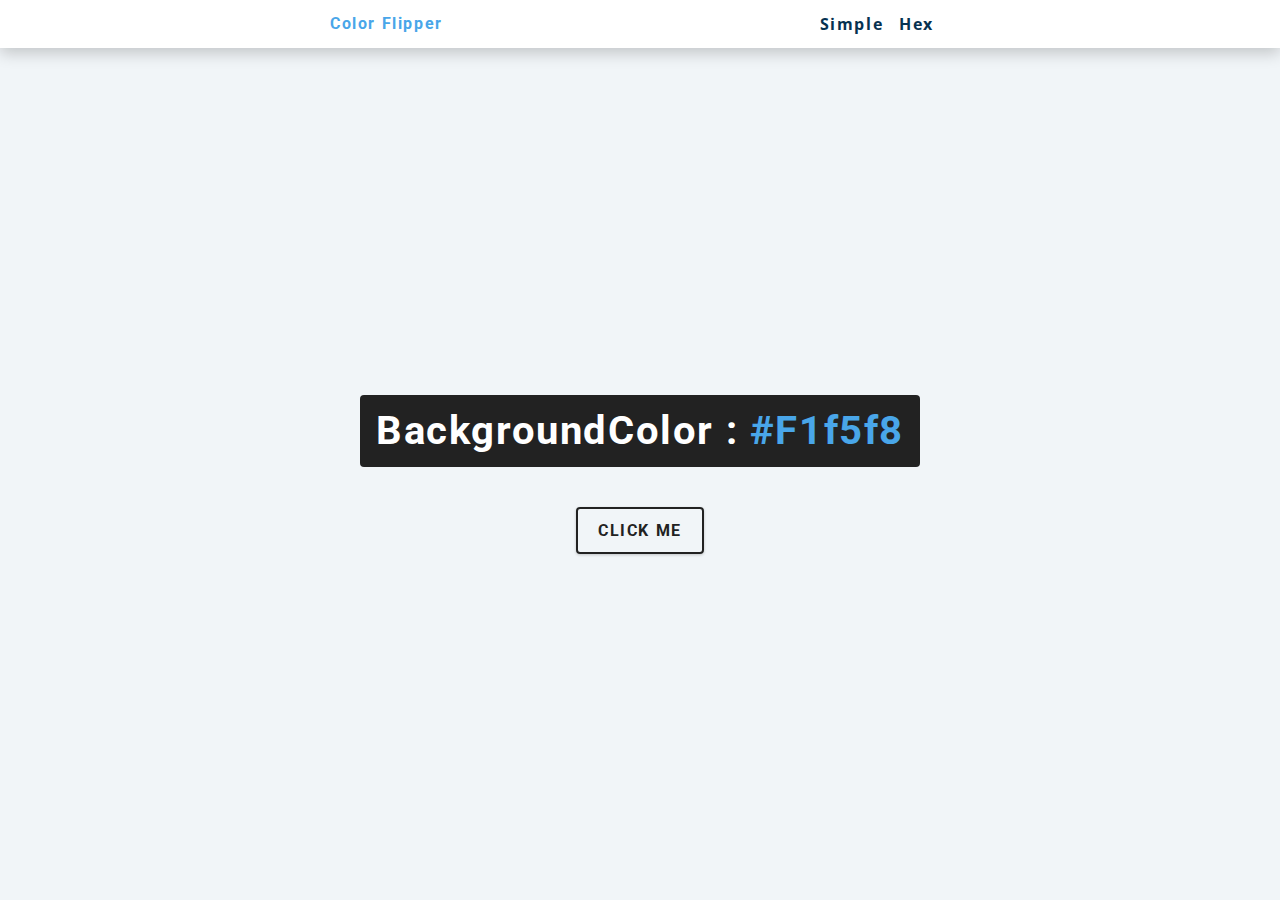
<file: ColorFlipper/index.html>
<!DOCTYPE html>
<html lang="en">
<head>
    <meta charset="UTF-8">
    <meta http-equiv="X-UA-Compatible" content="IE=edge">
    <meta name="viewport" content="width=device-width, initial-scale=1.0">
    <title>Color Flipper</title>
    <!------Styles-->
    <link rel="stylesheet" href="./stylesheet.css">
</head>
<body>
  <nav>
    <div class="nav-center">
        <h4>Color Flipper</h4>
        <ul class="nav-links">
            <li>
                <a href="index.html">simple</a>
            </li>
            <li>
                <a href="hex.html">hex</a>
            </li>
        </ul>
    </div>
  </nav>
  <main>
    <div class="container">
        <h2>BackgroundColor :
            <span class="color">
            #f1f5f8
            </span> 
        </h2>
        <button class="btn btn-hero" id="btn">Click Me</button>
    </div>
  </main>

  <script src="./index.js"></script>
</body>
</html>
</file>
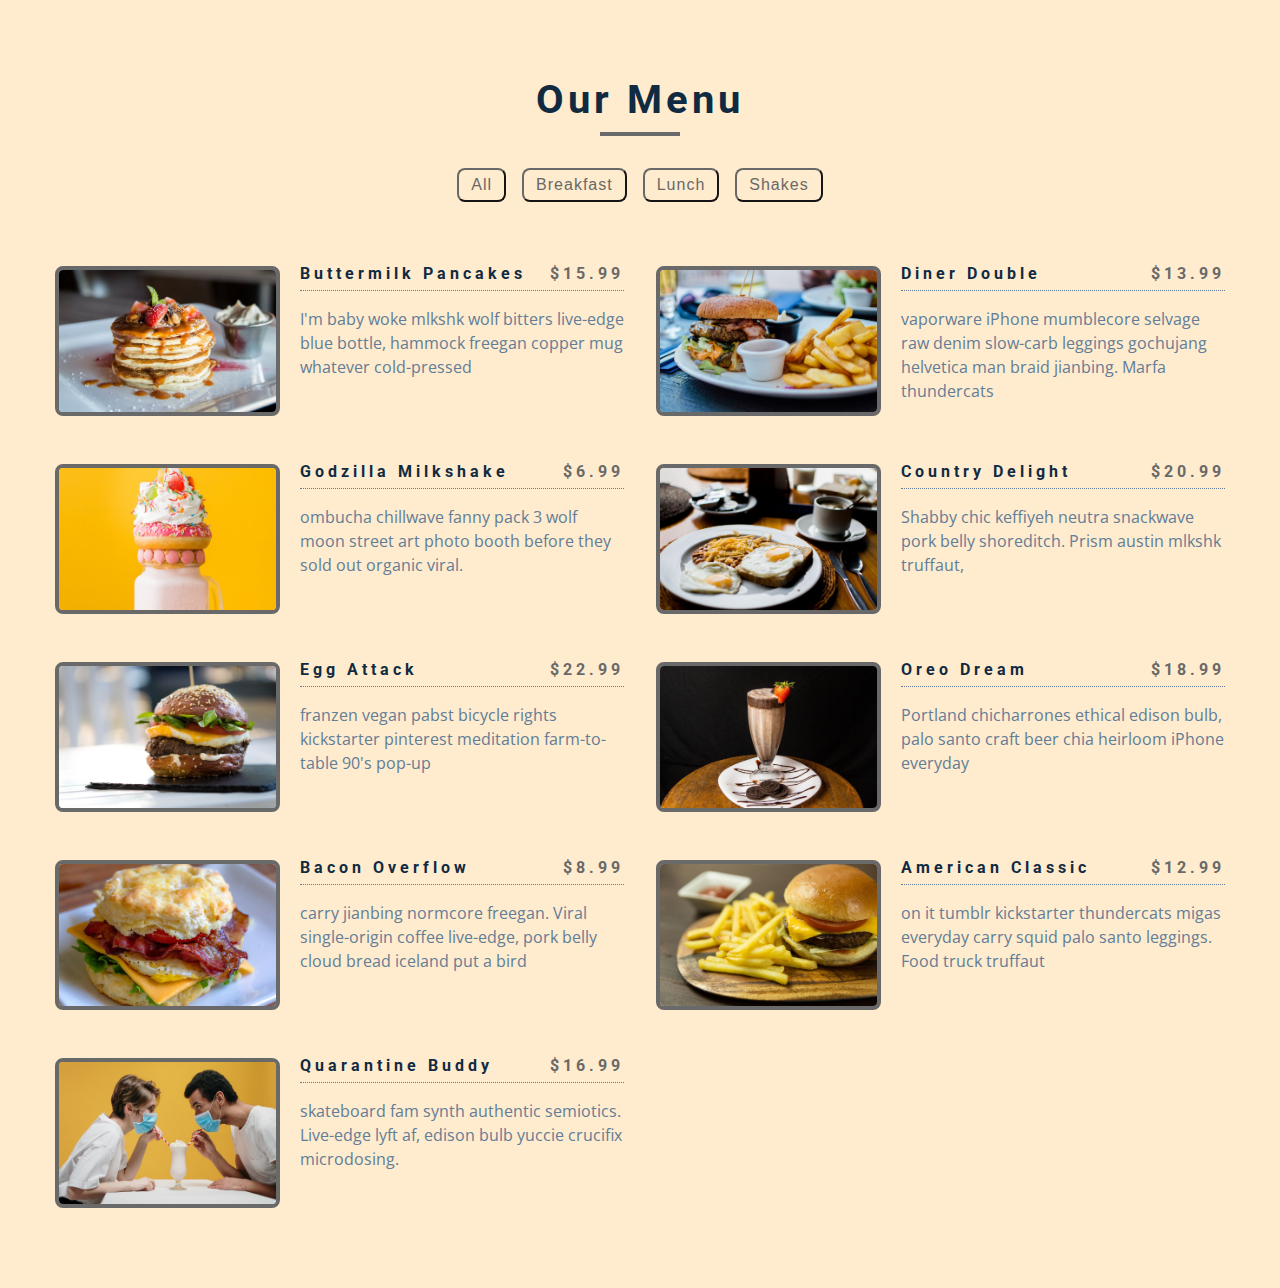
<file: Menu/index.html>
<!DOCTYPE html>
<html lang="en">
<head>
    <meta charset="UTF-8">
    <meta http-equiv="X-UA-Compatible" content="IE=edge">
    <meta name="viewport" content="width=device-width, initial-scale=1.0">
    <title>Menu</title>
    <link rel="stylesheet" href="./stylesheet.css">
</head>
<body>
     
    <section class="menu">
        <div class="title">
            <h2>Our Menu</h2>
            <div class="underline"></div>
        </div>
        <!-----Filter button-->
        <div class="btn-container">
            <!-- <button class="filter-btn" type="button" data-id="all">All</button>
            <button class="filter-btn" type="button"  data-id="breakfast">Breakfast</button>
            <button class="filter-btn" type="button"  data-id="lunch">Lunch</button>
            <button class="filter-btn" type="button"  data-id="shakes">Shakes</button> -->
        </div>
        <!--Menu Items-->
        <div class="section-center">
            <!-----Sinle item-->
        <!-- <article class="menu-item">
            <img src="" alt="menu item" class="photo">
            <div class="item-info">
                <header>
                    <h4>Butter Milk</h4>
                    <h4 class="price">$15</h4>
                </header>
                <p class="item-text">Lorem ipsum dolor sit, amet consectetur adipisicing elit. Obcaecati cumque voluptatibus rem odio! Aliquid nulla explicabo alias dolorum, dolore tempore.</p>
            </div>
        </article> -->
        </div>
    </section>

    <script src="./app.js"></script>
</body>
</html>
</file>
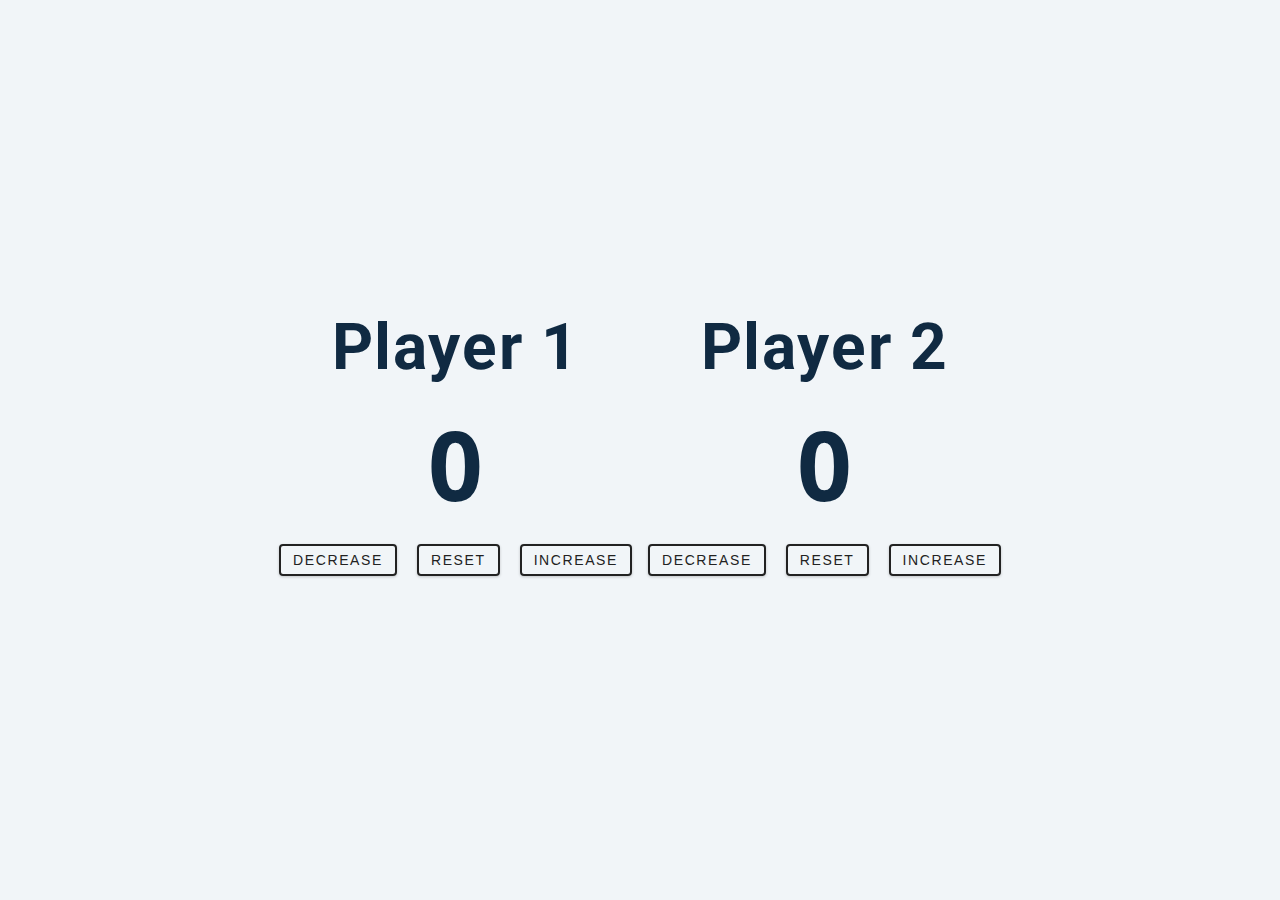
<file: PlayerCounter/index.html>
<!DOCTYPE html>
<html lang="en">
<head>
    <meta charset="UTF-8">
    <meta http-equiv="X-UA-Compatible" content="IE=edge">
    <meta name="viewport" content="width=device-width, initial-scale=1.0">
    <title>Counter</title>
    <link rel="stylesheet" href="./stylesheet.css">
</head>
<body>
    
    <main>
        <div class="main-container">
        <div class="container">
            <h1>
                Player 1
            </h1>
            <span id="value">0</span>
            <div class="button-container">
                <button class="btn decrease">Decrease</button>
                <button class="btn reset">Reset</button>
                <button class="btn increase">Increase</button>
            </div>
        </div>
        <div class="main-container">
            <div class="container">
                <h1>
                    Player 2
                </h1>
                <span id="value2">0</span>
                <div class="button-container">
                    <button class="btn2 decrease2">Decrease</button>
                    <button class="btn2 reset2">Reset</button>
                    <button class="btn2 increase2">Increase</button>
                </div>
            </div>
    </main>
    <script src="./index.js"></script>
</body>
</html>
</file>
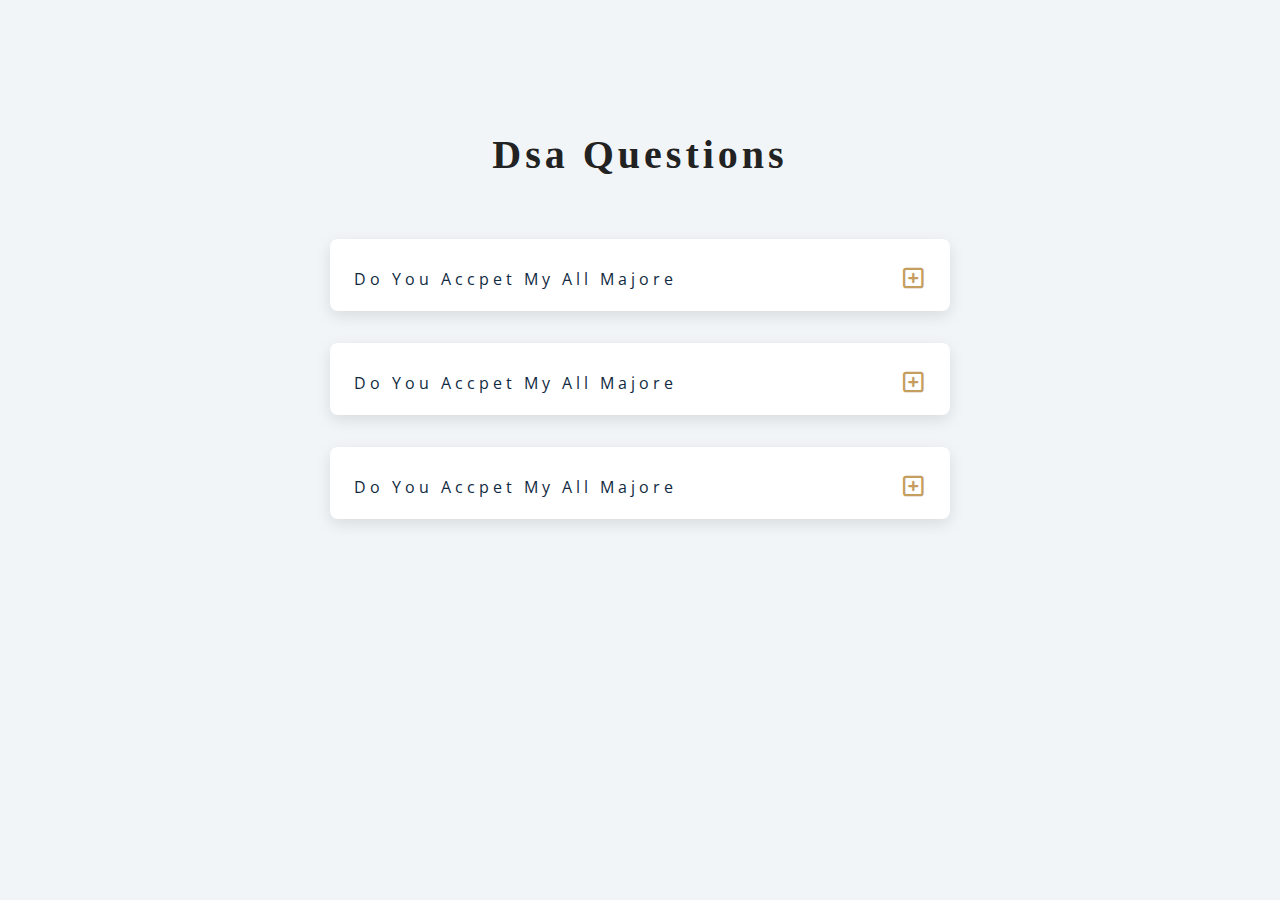
<file: Questions/index.html>
<!DOCTYPE html>
<html lang="en">
<head>
    <meta charset="UTF-8">
    <meta http-equiv="X-UA-Compatible" content="IE=edge">
    <meta name="viewport" content="width=device-width, initial-scale=1.0">
    <title>Questions</title>
    <link rel="stylesheet" href="./stylesheet.css">
</head>
<body>
    <section class="questions">
        <div class="title">
            <h2>Dsa Questions</h2>
        </div>

        <div class="section-center">
            <!-----Simple Question-->
            <article class="question">
                <div class="question-title">
                <p>Do You Accpet my all majore </p>
                 <button class="question-btn">
                    <span class="plus-icon">
                        <i class="far fa-plus-square"></i>
                    </span>
                    <span class="minus-icon">
                        <i class="far fa-minus-square"></i>
                    </span>
                 </button>
                </div>
                <!------quesion text-->
                <div class="question-text">
                    <p>Lorem ipsum dolor sit, amet consectetur adipisicing elit. Ipsa a, et laboriosam voluptatem porro deserunt nesciunt impedit minus inventore quos veritatis, cum ab.</p>
                </div>
            </article>
                        <!-----end Question-->
                          <!-----Simple Question-->
            <article class="question">
                <div class="question-title">
                <p>Do You Accpet my all majore </p>
                 <button class="question-btn">
                    <span class="plus-icon">
                        <i class="far fa-plus-square"></i>
                    </span>
                    <span class="minus-icon">
                        <i class="far fa-minus-square"></i>
                    </span>
                 </button>
                </div>
                <!------quesion text-->
                <div class="question-text">
                    <p>Lorem ipsum dolor sit, amet consectetur adipisicing elit. Ipsa a, et laboriosam voluptatem porro deserunt nesciunt impedit minus inventore quos veritatis, cum ab.</p>
                </div>
            </article>
              <!-----Simple Question-->
              <article class="question">
                <div class="question-title">
                <p>Do You Accpet my all majore </p>
                 <button class="question-btn">
                    <span class="plus-icon">
                        <i class="far fa-plus-square"></i>
                    </span>
                    <span class="minus-icon">
                        <i class="far fa-minus-square"></i>
                    </span>
                 </button>
                </div>
                <!------quesion text-->
                <div class="question-text">
                    <p>Lorem ipsum dolor sit, amet consectetur adipisicing elit. Ipsa a, et laboriosam voluptatem porro deserunt nesciunt impedit minus inventore quos veritatis, cum ab.</p>
                </div>
            </article>
        </div>
    </section>
    <script src="./app.js"></script>
</body>
</html>
</file>
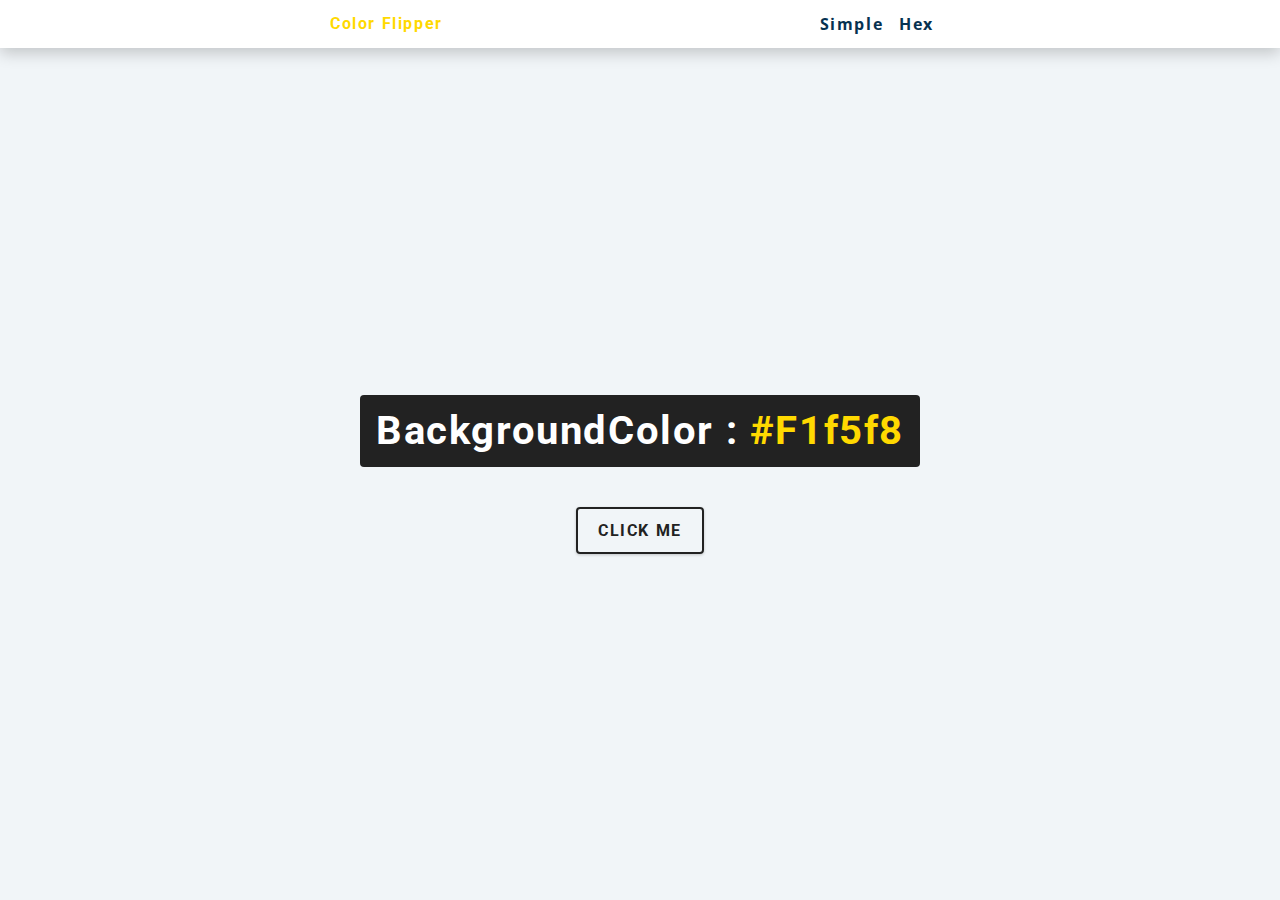
<file: ColorFlipper/hex.html>
<!DOCTYPE html>
<html lang="en">
<head>
    <meta charset="UTF-8">
    <meta http-equiv="X-UA-Compatible" content="IE=edge">
    <meta name="viewport" content="width=device-width, initial-scale=1.0">
    <title>Color Flipper</title>
    <!------Styles-->
    <link rel="stylesheet" href="./stylesheetHex.css">
</head>
<body>
  <nav>
    <div class="nav-center">
        <h4>Color Flipper</h4>
        <ul class="nav-links">
            <li>
                <a href="index.html">simple</a>
            </li>
            <li>
                <a href="hex.html">hex</a>
            </li>
        </ul>
    </div>
  </nav>
  <main>
    <div class="container">
        <h2>BackgroundColor :
            <span class="color">
            #f1f5f8
            </span> 
        </h2>
        <button class="btn btn-hero" id="btn">Click Me</button>
    </div>
  </main>

  <script src="./hex.js"></script>
</body>
</html>
</file>
<file: ColorFlipper/stylesheet.css>
@import url("https://fonts.googleapis.com/css?family=Open+Sans|Roboto:400,700&display=swap");

/*
=============== 
Variables
===============
*/

:root {
  /* dark shades of primary color*/
  --clr-primary-1: hsl(205, 86%, 17%);
  --clr-primary-2: hsl(205, 77%, 27%);
  --clr-primary-3: hsl(205, 72%, 37%);
  --clr-primary-4: hsl(205, 63%, 48%);
  /* primary/main color */
  --clr-primary-5: hsl(205, 78%, 60%);
  /* lighter shades of primary color */
  --clr-primary-6: hsl(66, 100%, 45%);
  --clr-primary-7: hsl(61, 95%, 50%);
  --clr-primary-8: hsl(27, 99%, 50%);
  --clr-primary-9: hsl(205, 90%, 88%);
  --clr-primary-10: hsl(205, 100%, 96%);
  /* darkest grey - used for headings */
  --clr-grey-1: hsl(209, 61%, 16%);
  --clr-grey-2: hsl(211, 39%, 23%);
  --clr-grey-3: hsl(209, 34%, 30%);
  --clr-grey-4: hsl(209, 28%, 39%);
  /* grey used for paragraphs */
  --clr-grey-5: hsl(210, 22%, 49%);
  --clr-grey-6: hsl(209, 23%, 60%);
  --clr-grey-7: hsl(211, 27%, 70%);
  --clr-grey-8: hsl(210, 31%, 80%);
  --clr-grey-9: hsl(212, 33%, 89%);
  --clr-grey-10: hsl(210, 36%, 96%);
  --clr-white: #fff;
  --clr-red-dark: hsl(360, 67%, 44%);
  --clr-red-light: hsl(360, 71%, 66%);
  --clr-green-dark: hsl(125, 67%, 44%);
  --clr-green-light: hsl(125, 71%, 66%);
  --clr-black: #222;
  --ff-primary: "Roboto", sans-serif;
  --ff-secondary: "Open Sans", sans-serif;
  --transition: all 0.3s linear;
  --spacing: 0.1rem;
  --radius: 0.25rem;
  --light-shadow: 0 5px 15px rgba(0, 0, 0, 0.1);
  --dark-shadow: 0 5px 15px rgba(0, 0, 0, 0.2);
  --max-width: 1170px;
  --fixed-width: 620px;
}
/*
=============== 
Global Styles
===============
*/

*,
::after,
::before {
  margin: 0;
  padding: 0;
  box-sizing: border-box;
}
body {
  font-family: var(--ff-secondary);
  background: var(--clr-grey-10);
  color: var(--clr-grey-1);
  line-height: 1.5;
  font-size: 0.875rem;
}
ul {
  list-style-type: none;
}
a {
  text-decoration: none;
}
h1,
h2,
h3,
h4 {
  letter-spacing: var(--spacing);
  text-transform: capitalize;
  line-height: 1.25;
  margin-bottom: 0.75rem;
  font-family: var(--ff-primary);
}
h1 {
  font-size: 3rem;
}
h2 {
  font-size: 2rem;
}
h3 {
  font-size: 1.25rem;
}
h4 {
  font-size: 0.875rem;
}
p {
  margin-bottom: 1.25rem;
  color: var(--clr-grey-5);
}
@media screen and (min-width: 800px) {
  h1 {
    font-size: 4rem;
  }
  h2 {
    font-size: 2.5rem;
  }
  h3 {
    font-size: 1.75rem;
  }
  h4 {
    font-size: 1rem;
  }
  body {
    font-size: 1rem;
  }
  h1,
  h2,
  h3,
  h4 {
    line-height: 1;
  }
}
/*  global classes */

/* section */
.section {
  padding: 5rem 0;
}

.section-center {
  width: 90vw;
  margin: 0 auto;
  max-width: 1170px;
}
@media screen and (min-width: 992px) {
  .section-center {
    width: 95vw;
  }
}
main {
  min-height: 100vh;
  display: grid;
  place-items: center;
}

/*
=============== 
Nav
===============
*/
nav {
  background: var(--clr-white);
  height: 3rem;
  display: grid;
  align-items: center;
  box-shadow: var(--dark-shadow);
}
.nav-center {
  width: 90vw;
  max-width: var(--fixed-width);
  margin: 0 auto;
  display: flex;
  align-items: center;
  justify-content: space-between;
}
.nav-center h4 {
  margin-bottom: 0;
  color: var(--clr-primary-5);
}
.nav-links {
  display: flex;
}
nav a {
  text-transform: capitalize;
  font-weight: 700;
  font-size: 1rem;
  color: var(--clr-primary-1);
  letter-spacing: var(--spacing);
  margin-right: 1rem;
}
nav a:hover {
  color: var(--clr-primary-5);
}
/*
=============== 
Container
===============
*/
main {
  min-height: calc(100vh - 3rem);
  display: grid;
  place-items: center;
}
.container {
  text-align: center;
}
.container h2 {
  background: var(--clr-black);
  color: var(--clr-white);
  padding: 1rem;
  border-radius: var(--radius);
  margin-bottom: 2.5rem;
}
.color {
  color: var(--clr-primary-5);
}
.btn-hero {
  font-family: var(--ff-primary);
  text-transform: uppercase;
  background: transparent;
  color: var(--clr-black);
  letter-spacing: var(--spacing);
  display: inline-block;
  font-weight: 700;
  transition: var(--transition);
  border: 2px solid var(--clr-black);
  cursor: pointer;
  box-shadow: 0 1px 3px rgba(0, 0, 0, 0.2);
  border-radius: var(--radius);
  font-size: 1rem;
  padding: 0.75rem 1.25rem;
}
.btn-hero:hover {
  color: var(--clr-white);
  background: var(--clr-black);

}
</file>
<file: Menu/stylesheet.css>
/*
=============== 
Fonts
===============
*/
@import url("https://fonts.googleapis.com/css?family=Open+Sans|Roboto:400,700&display=swap");

/*
=============== 
Variables
===============
*/

:root {
  /* dark shades of primary color*/
  --clr-primary-1: hsl(205, 86%, 17%);
  --clr-primary-2: hsl(205, 77%, 27%);
  --clr-primary-3: hsl(205, 72%, 37%);
  --clr-primary-4: hsl(205, 63%, 48%);
  /* primary/main color */
  --clr-primary-5: #49a6e9;
  /* lighter shades of primary color */
  --clr-primary-6: hsl(205, 89%, 70%);
  --clr-primary-7: hsl(205, 90%, 76%);
  --clr-primary-8: hsl(205, 86%, 81%);
  --clr-primary-9: hsl(205, 90%, 88%);
  --clr-primary-10: hsl(205, 100%, 96%);
  /* darkest grey - used for headings */
  --clr-grey-1: hsl(209, 61%, 16%);
  --clr-grey-2: hsl(211, 39%, 23%);
  --clr-grey-3: hsl(209, 34%, 30%);
  --clr-grey-4: hsl(209, 28%, 39%);
  /* grey used for paragraphs */
  --clr-grey-5: hsl(210, 22%, 49%);
  --clr-grey-6: hsl(209, 23%, 60%);
  --clr-grey-7: hsl(211, 27%, 70%);
  --clr-grey-8: hsl(210, 31%, 80%);
  --clr-grey-9: hsl(212, 33%, 89%);
  --clr-grey-10: hsl(210, 36%, 96%);
  --clr-white: #fff;
  --clr-red-dark: hsl(360, 67%, 44%);
  --clr-red-light: hsl(360, 71%, 66%);
  --clr-green-dark: hsl(125, 67%, 44%);
  --clr-green-light: hsl(125, 71%, 66%);
  --clr-gold: #696969;
  --clr-black: #222;
  --ff-primary: "Roboto", sans-serif;
  --ff-secondary: "Open Sans", sans-serif;
  --transition: all 0.3s linear;
  --spacing: 0.25rem;
  --radius: 0.5rem;
  --light-shadow: 0 5px 15px rgba(0, 0, 0, 0.1);
  --dark-shadow: 0 5px 15px rgba(0, 0, 0, 0.2);
  --max-width: 1170px;
  --fixed-width: 620px;
}
/*
=============== 
Global Styles
===============
*/

*,
::after,
::before {
  margin: 0;
  padding: 0;
  box-sizing: border-box;
}
body {
  font-family: var(--ff-secondary);
  background: blanchedalmond;
  color: var(--clr-grey-1);
  line-height: 1.5;
  font-size: 0.875rem;
}
ul {
  list-style-type: none;
}
a {
  text-decoration: none;
}
img:not(.logo) {
  width: 100%;
}
img {
  display: block;
}

h1,
h2,
h3,
h4 {
  letter-spacing: var(--spacing);
  text-transform: capitalize;
  line-height: 1.25;
  margin-bottom: 0.75rem;
  font-family: var(--ff-primary);
}
h1 {
  font-size: 3rem;
}
h2 {
  font-size: 2rem;
}
h3 {
  font-size: 1.25rem;
}
h4 {
  font-size: 0.875rem;
}
p {
  margin-bottom: 1.25rem;
  color: var(--clr-grey-5);
}
@media screen and (min-width: 800px) {
  h1 {
    font-size: 4rem;
  }
  h2 {
    font-size: 2.5rem;
  }
  h3 {
    font-size: 1.75rem;
  }
  h4 {
    font-size: 1rem;
  }
  body {
    font-size: 1rem;
  }
  h1,
  h2,
  h3,
  h4 {
    line-height: 1;
  }
}
/*  global classes */

.btn {
  text-transform: uppercase;
  background: transparent;
  color: var(--clr-black);
  padding: 0.375rem 0.75rem;
  letter-spacing: var(--spacing);
  display: inline-block;
  transition: var(--transition);
  font-size: 0.875rem;
  border: 2px solid var(--clr-black);
  cursor: pointer;
  box-shadow: 0 1px 3px rgba(0, 0, 0, 0.2);
  border-radius: var(--radius);
}
.btn:hover {
  color: var(--clr-white);
  background: var(--clr-black);
}
/* section */
.section {
  padding: 5rem 0;
}

main {
  min-height: 100vh;
  display: grid;
  place-items: center;
}
/*
=============== 
Menu
===============
*/

.menu {
  
  padding: 5rem 0;
}
.title {
  text-align: center;
  margin-bottom: 2rem;
}
.underline {
  width: 5rem;
  height: 0.25rem;
  background: var(--clr-gold);
  margin-left: auto;
  margin-right: auto;
}
.btn-container {
  margin-bottom: 4rem;
  display: flex;
  justify-content: center;
}
.filter-btn {
  background: transparent;
  border-color: var(--clr-gold);
  font-size: 1rem;
  text-transform: capitalize;
  margin: 0 0.5rem;
  letter-spacing: 1px;
  border-radius: var(--radius);
  padding: 0.375rem 0.75rem;
  color: var(--clr-gold);
  cursor: pointer;
  transition: var(--transition);
}
.filter-btn:hover {
  background: var(--clr-gold);
  color: var(--clr-white);
}
.section-center {
  width: 90vw;
  margin: 0 auto;
  max-width: 1170px;
  display: grid;
  gap: 3rem 2rem;
  justify-items: center;
}
.menu-item {
  display: grid;
  gap: 1rem 2rem;
  max-width: 25rem;
}
.photo {
  object-fit: cover;
  height: 200px;
  border: 0.25rem solid var(--clr-gold);
  border-radius: var(--radius);
}
.item-info header {
  display: flex;
  justify-content: space-between;
  border-bottom: 0.5px dotted var(--clr-grey-5);
}
.item-info h4 {
  margin-bottom: 0.5rem;
}
.price {
  color: var(--clr-gold);
}
.item-text {
  margin-bottom: 0;
  padding-top: 1rem;
}

@media screen and (min-width: 768px) {
  .menu-item {
    grid-template-columns: 225px 1fr;
    gap: 0 1.25rem;
    max-width: 40rem;
  }
  .photo {
    height: 175px;
  }
}
@media screen and (min-width: 1200px) {
  .section-center {
    width: 95vw;
    grid-template-columns: 1fr 1fr;
  }
  .photo {
    height: 150px;
  }
}
</file>
<file: PlayerCounter/stylesheet.css>
/*
=============== 
Fonts
===============
*/
@import url("https://fonts.googleapis.com/css?family=Open+Sans|Roboto:400,700&display=swap");

/*
=============== 
Variables
===============
*/

:root {
  /* dark shades of primary color*/
  --clr-primary-1: hsl(205, 86%, 17%);
  --clr-primary-2: hsl(205, 77%, 27%);
  --clr-primary-3: hsl(205, 72%, 37%);
  --clr-primary-4: hsl(205, 63%, 48%);
  /* primary/main color */
  --clr-primary-5: hsl(205, 78%, 60%);
  /* lighter shades of primary color */
  --clr-primary-6: hsl(205, 89%, 70%);
  --clr-primary-7: hsl(205, 90%, 76%);
  --clr-primary-8: hsl(205, 86%, 81%);
  --clr-primary-9: hsl(205, 90%, 88%);
  --clr-primary-10: hsl(205, 100%, 96%);
  /* darkest grey - used for headings */
  --clr-grey-1: hsl(209, 61%, 16%);
  --clr-grey-2: hsl(211, 39%, 23%);
  --clr-grey-3: hsl(209, 34%, 30%);
  --clr-grey-4: hsl(209, 28%, 39%);
  /* grey used for paragraphs */
  --clr-grey-5: hsl(210, 22%, 49%);
  --clr-grey-6: hsl(209, 23%, 60%);
  --clr-grey-7: hsl(211, 27%, 70%);
  --clr-grey-8: hsl(210, 31%, 80%);
  --clr-grey-9: hsl(212, 33%, 89%);
  --clr-grey-10: hsl(210, 36%, 96%);
  --clr-white: #fff;
  --clr-red-dark: hsl(360, 67%, 44%);
  --clr-red-light: hsl(360, 71%, 66%);
  --clr-green-dark: hsl(125, 67%, 44%);
  --clr-green-light: hsl(125, 71%, 66%);
  --clr-black: #222;
  --ff-primary: "Roboto", sans-serif;
  --ff-secondary: "Open Sans", sans-serif;
  --transition: all 0.3s linear;
  --spacing: 0.1rem;
  --radius: 0.25rem;
  --light-shadow: 0 5px 15px rgba(0, 0, 0, 0.1);
  --dark-shadow: 0 5px 15px rgba(0, 0, 0, 0.2);
  --max-width: 1170px;
  --fixed-width: 620px;
}
/*
=============== 
Global Styles
===============
*/

*,
::after,
::before {
  margin: 0;
  padding: 0;
  box-sizing: border-box;
}
body {
  font-family: var(--ff-secondary);
  background: var(--clr-grey-10);
  color: var(--clr-grey-1);
  line-height: 1.5;
  font-size: 0.875rem;
}
ul {
  list-style-type: none;
}
a {
  text-decoration: none;
}
h1,
h2,
h3,
h4 {
  letter-spacing: var(--spacing);
  text-transform: capitalize;
  line-height: 1.25;
  margin-bottom: 0.75rem;
  font-family: var(--ff-primary);
}
h1 {
  font-size: 3rem;
}
h2 {
  font-size: 2rem;
}
h3 {
  font-size: 1.25rem;
}
h4 {
  font-size: 0.875rem;
}
p {
  margin-bottom: 1.25rem;
  color: var(--clr-grey-5);
}
@media screen and (min-width: 800px) {
  h1 {
    font-size: 4rem;
  }
  h2 {
    font-size: 2.5rem;
  }
  h3 {
    font-size: 1.75rem;
  }
  h4 {
    font-size: 1rem;
  }
  body {
    font-size: 1rem;
  }
  h1,
  h2,
  h3,
  h4 {
    line-height: 1;
  }
}
/*  global classes */

/* section */
.section {
  padding: 5rem 0;
}

.section-center {
  width: 90vw;
  margin: 0 auto;
  max-width: 1170px;
}
@media screen and (min-width: 992px) {
  .section-center {
    width: 95vw;
  }
}
main {
  min-height: 100vh;
  display: grid;
  place-items: center;
}
.main-container{
    display: flex;
}

/*
=============== 
Counter
===============
*/

main {
  min-height: 100vh;
  display: grid;
  place-items: center;
}
.container {
  text-align: center;
}
#value {
  font-size: 6rem;
  font-weight: bold;
}
#value2 {
    font-size: 6rem;
    font-weight: bold;
  }
.btn {
  text-transform: uppercase;
  background: transparent;
  color: var(--clr-black);
  padding: 0.375rem 0.75rem;
  letter-spacing: var(--spacing);
  display: inline-block;
  transition: var(--transition);
  font-size: 0.875rem;
  border: 2px solid var(--clr-black);
  cursor: pointer;
  box-shadow: 0 1px 3px rgba(0, 0, 0, 0.2);
  border-radius: var(--radius);
  margin: 0.5rem;
}
.btn2 {
    text-transform: uppercase;
    background: transparent;
    color: var(--clr-black);
    padding: 0.375rem 0.75rem;
    letter-spacing: var(--spacing);
    display: inline-block;
    transition: var(--transition);
    font-size: 0.875rem;
    border: 2px solid var(--clr-black);
    cursor: pointer;
    box-shadow: 0 1px 3px rgba(0, 0, 0, 0.2);
    border-radius: var(--radius);
    margin: 0.5rem;
  }
.btn:hover {
  color: var(--clr-white);
  background: var(--clr-black);
}
.btn2:hover {
    color: var(--clr-white);
    background: var(--clr-black);
  }
.main-container{
    display: flex;
}
</file>
<file: Questions/stylesheet.css>
/*
=============== 
Fonts
===============
*/
@import url("https://fonts.googleapis.com/css?family=Open+Sans|Roboto:400,700&display=swap");
@import url('https://cdnjs.cloudflare.com/ajax/libs/font-awesome/6.2.1/css/all.min.css');
/*
=============== 
Variables
===============
*/

:root {
  /* dark shades of primary color*/
  --clr-primary-1: hsl(205, 86%, 17%);
  --clr-primary-2: hsl(205, 77%, 27%);
  --clr-primary-3: hsl(205, 72%, 37%);
  --clr-primary-4: hsl(205, 63%, 48%);
  /* primary/main color */
  --clr-primary-5: #49a6e9;
  /* lighter shades of primary color */
  --clr-primary-6: hsl(205, 89%, 70%);
  --clr-primary-7: hsl(205, 90%, 76%);
  --clr-primary-8: hsl(205, 86%, 81%);
  --clr-primary-9: hsl(205, 90%, 88%);
  --clr-primary-10: hsl(205, 100%, 96%);
  /* darkest grey - used for headings */
  --clr-grey-1: hsl(209, 61%, 16%);
  --clr-grey-2: hsl(211, 39%, 23%);
  --clr-grey-3: hsl(209, 34%, 30%);
  --clr-grey-4: hsl(209, 28%, 39%);
  /* grey used for paragraphs */
  --clr-grey-5: hsl(210, 22%, 49%);
  --clr-grey-6: hsl(209, 23%, 60%);
  --clr-grey-7: hsl(211, 27%, 70%);
  --clr-grey-8: hsl(210, 31%, 80%);
  --clr-grey-9: hsl(212, 33%, 89%);
  --clr-grey-10: hsl(210, 36%, 96%);
  --clr-white: #fff;
  --clr-red-dark: hsl(360, 67%, 44%);
  --clr-red-light: hsl(360, 71%, 66%);
  --clr-green-dark: hsl(125, 67%, 44%);
  --clr-green-light: hsl(125, 71%, 66%);
  --clr-gold: #c59d5f;
  --clr-black: #222;
  --ff-primary: "Roboto", sans-serif;
  --ff-secondary: "Open Sans", sans-serif;
  --transition: all 0.3s linear;
  --spacing: 0.25rem;
  --radius: 0.5rem;
  --light-shadow: 0 5px 15px rgba(0, 0, 0, 0.1);
  --dark-shadow: 0 5px 15px rgba(0, 0, 0, 0.2);
  --max-width: 1170px;
  --fixed-width: 620px;
}
/*
=============== 
Global Styles
===============
*/

*,
::after,
::before {
  margin: 0;
  padding: 0;
  box-sizing: border-box;
}
body {
  font-family: var(--ff-secondary);
  background: var(--clr-grey-10);
  color: var(--clr-grey-1);
  line-height: 1.5;
  font-size: 0.875rem;
}
ul {
  list-style-type: none;
}
a {
  text-decoration: none;
}
img:not(.logo) {
  width: 100%;
}
img {
  display: block;
}

h1,
h2,
h3,
h4 {
  letter-spacing: var(--spacing);
  text-transform: capitalize;
  line-height: 1.25;
  margin-bottom: 0.75rem;
  font-family: var(--ff-primary);
}
h1 {
  font-size: 3rem;
}
h2 {
  font-size: 2rem;
}
h3 {
  font-size: 1.25rem;
}
h4 {
  font-size: 0.875rem;
}
p {
  margin-bottom: 1.25rem;
  color: var(--clr-grey-5);
}
@media screen and (min-width: 800px) {
  h1 {
    font-size: 4rem;
  }
  h2 {
    font-size: 2.5rem;
  }
  h3 {
    font-size: 1.75rem;
  }
  h4 {
    font-size: 1rem;
  }
  body {
    font-size: 1rem;
  }
  h1,
  h2,
  h3,
  h4 {
    line-height: 1;
  }
}
/*  global classes */

.btn {
  text-transform: uppercase;
  background: transparent;
  color: var(--clr-black);
  padding: 0.375rem 0.75rem;
  letter-spacing: var(--spacing);
  display: inline-block;
  transition: var(--transition);
  font-size: 0.875rem;
  border: 2px solid var(--clr-black);
  cursor: pointer;
  box-shadow: 0 1px 3px rgba(0, 0, 0, 0.2);
  border-radius: var(--radius);
}
.btn:hover {
  color: var(--clr-white);
  background: var(--clr-black);
}
/* section */
.section {
  padding: 5rem 0;
}

.section-center {
  width: 90vw;
  margin: 0 auto;
  max-width: 1170px;
}
@media screen and (min-width: 992px) {
  .section-center {
    width: 95vw;
  }
}
main {
  min-height: 100vh;
  display: grid;
  place-items: center;
}
/*
=============== 
Questions
===============
*/
.title {
  margin-top: 15vh;
  margin-bottom: 4rem;
}
.title h2 {
  color: #222;
  font-family: gotham;
  text-align: center;
}
.section-center {
  max-width: var(--fixed-width);
}
.question {
  background: var(--clr-white);
  border-radius: var(--radius);
  box-shadow: var(--light-shadow);
  padding: 1.5rem 1.5rem 0 1.5rem;
  margin-bottom: 2rem;
}
.question-title {
  display: flex;
  justify-content: space-between;
  align-items: center;
  text-transform: capitalize;
  padding-bottom: 1rem;
}
.question-title p {
  margin-bottom: 0;
  letter-spacing: var(--spacing);
  color: var(--clr-grey-1);
}
.question-btn {
  font-size: 1.5rem;
  background: transparent;
  border-color: transparent;
  cursor: pointer;
  color: var(--clr-gold);
  transition: var(--transition);
}

.question-text {
  padding: 1rem 0 1.5rem 0;
  border-top: 1px solid rgba(0, 0, 0, 0.2);
}
.question-text p {
  margin-bottom: 0;
}
/* hide text */
.question-text {
  display: none;
}
.show-text .question-text {
  display: block;
}
.minus-icon {
  display: none;
}
.show-text .minus-icon {
  display: inline;
}
.show-text .plus-icon {
  display: none;
}
</file>
<file: ColorFlipper/stylesheetHex.css>
@import url("https://fonts.googleapis.com/css?family=Open+Sans|Roboto:400,700&display=swap");

/*
=============== 
Variables
===============
*/

:root {
  /* dark shades of primary color*/
  --clr-primary-1: hsl(205, 86%, 17%);
  --clr-primary-2: hsl(205, 77%, 27%);
  --clr-primary-3: hsl(205, 72%, 37%);
  --clr-primary-4: hsl(205, 63%, 48%);
  /* primary/main color */
  --clr-primary-5: hsl(205, 78%, 60%);
  /* lighter shades of primary color */
  --clr-primary-6: hsl(66, 100%, 45%);
  --clr-primary-7: hsl(61, 95%, 50%);
  --clr-primary-8: hsl(27, 99%, 50%);
  --clr-primary-9: hsl(205, 90%, 88%);
  --clr-primary-10: hsl(205, 100%, 96%);
  /* darkest grey - used for headings */
  --clr-grey-1: hsl(209, 61%, 16%);
  --clr-grey-2: hsl(211, 39%, 23%);
  --clr-grey-3: hsl(209, 34%, 30%);
  --clr-grey-4: hsl(209, 28%, 39%);
  /* grey used for paragraphs */
  --clr-grey-5: hsl(210, 22%, 49%);
  --clr-grey-6: hsl(209, 23%, 60%);
  --clr-grey-7: hsl(211, 27%, 70%);
  --clr-grey-8: hsl(210, 31%, 80%);
  --clr-grey-9: hsl(212, 33%, 89%);
  --clr-grey-10: hsl(210, 36%, 96%);
  --clr-white: rgb(255, 255, 255);
  --clr-yellowish: rgb(255, 217, 0);
  --clr-red-dark: hsl(360, 67%, 44%);
  --clr-red-light: hsl(360, 71%, 66%);
  --clr-green-dark: hsl(125, 67%, 44%);
  --clr-green-light: hsl(125, 71%, 66%);
  --clr-black: #222;
  --ff-primary: "Roboto", sans-serif;
  --ff-secondary: "Open Sans", sans-serif;
  --transition: all 0.3s linear;
  --spacing: 0.1rem;
  --radius: 0.25rem;
  --light-shadow: 0 5px 15px rgba(0, 0, 0, 0.1);
  --dark-shadow: 0 5px 15px rgba(0, 0, 0, 0.2);
  --max-width: 1170px;
  --fixed-width: 620px;
}
/*
=============== 
Global Styles
===============
*/

*,
::after,
::before {
  margin: 0;
  padding: 0;
  box-sizing: border-box;
}
body {
  font-family: var(--ff-secondary);
  background: var(--clr-grey-10);
  color: var(--clr-grey-1);
  line-height: 1.5;
  font-size: 0.875rem;
}
ul {
  list-style-type: none;
}
a {
  text-decoration: none;
}
h1,
h2,
h3,
h4 {
  letter-spacing: var(--spacing);
  text-transform: capitalize;
  line-height: 1.25;
  margin-bottom: 0.75rem;
  font-family: var(--ff-primary);
}
h1 {
  font-size: 3rem;
}
h2 {
  font-size: 2rem;
}
h3 {
  font-size: 1.25rem;
}
h4 {
  font-size: 0.875rem;
}
p {
  margin-bottom: 1.25rem;
  color: var(--clr-grey-5);
}
@media screen and (min-width: 800px) {
  h1 {
    font-size: 4rem;
  }
  h2 {
    font-size: 2.5rem;
  }
  h3 {
    font-size: 1.75rem;
  }
  h4 {
    font-size: 1rem;
  }
  body {
    font-size: 1rem;
  }
  h1,
  h2,
  h3,
  h4 {
    line-height: 1;
  }
}
/*  global classes */

/* section */
.section {
  padding: 5rem 0;
}

.section-center {
  width: 90vw;
  margin: 0 auto;
  max-width: 1170px;
}
@media screen and (min-width: 992px) {
  .section-center {
    width: 95vw;
  }
}
main {
  min-height: 100vh;
  display: grid;
  place-items: center;
}

/*
=============== 
Nav
===============
*/
nav {
  background: var(--clr-white);
  height: 3rem;
  display: grid;
  align-items: center;
  box-shadow: var(--dark-shadow);
}
.nav-center {
  width: 90vw;
  max-width: var(--fixed-width);
  margin: 0 auto;
  display: flex;
  align-items: center;
  justify-content: space-between;
}
.nav-center h4 {
  margin-bottom: 0;
  color: var(--clr-yellowish);
}
.nav-links {
  display: flex;
}
nav a {
  text-transform: capitalize;
  font-weight: 700;
  font-size: 1rem;
  color: var(--clr-primary-1);
  letter-spacing: var(--spacing);
  margin-right: 1rem;
}
nav a:hover {
  color: var(--clr-yellowish);
}
/*
=============== 
Container
===============
*/
main {
  min-height: calc(100vh - 3rem);
  display: grid;
  place-items: center;
}
.container {
  text-align: center;
}
.container h2 {
  background: var(--clr-black);
  color: var(--clr-white);
  padding: 1rem;
  border-radius: var(--radius);
  margin-bottom: 2.5rem;
}
.color {
  color: var(--clr-yellowish);
}
.btn-hero {
  font-family: var(--ff-primary);
  text-transform: uppercase;
  background: transparent;
  color: var(--clr-black);
  letter-spacing: var(--spacing);
  display: inline-block;
  font-weight: 700;
  transition: var(--transition);
  border: 2px solid var(--clr-black);
  cursor: pointer;
  box-shadow: 0 1px 3px rgba(0, 0, 0, 0.2);
  border-radius: var(--radius);
  font-size: 1rem;
  padding: 0.75rem 1.25rem;
}
.btn-hero:hover {
  color: var(--clr-yellowish);
  background: var(--clr-black);

}
</file>
